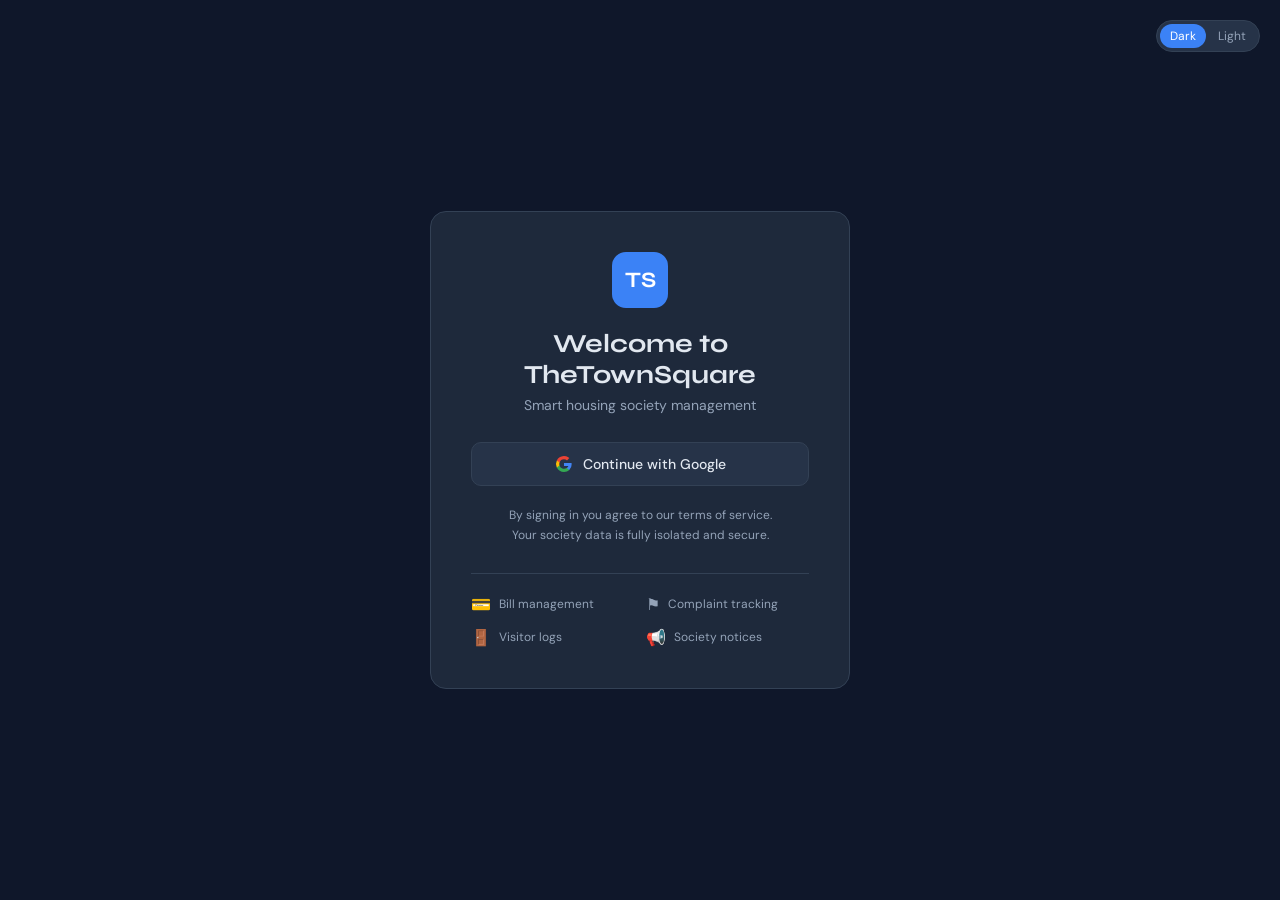
<file: index.html>
<!DOCTYPE html>
<html lang="en">
<head>
  <meta charset="UTF-8" />
  <meta name="viewport" content="width=device-width, initial-scale=1.0" />
  <title>TheTownSquare — Login</title>
  <link rel="stylesheet" href="styles.css" />
</head>
<body>
  <div class="login-page">
    <div class="login-card">

      <!-- Theme toggle (top-right of card) -->
      <div style="position:absolute;top:20px;right:20px;" class="theme-toggle">
        <button class="theme-btn" data-theme="dark">Dark</button>
        <button class="theme-btn" data-theme="light">Light</button>
      </div>

      <div class="login-logo">TS</div>
      <h1 class="login-title">Welcome to TheTownSquare</h1>
      <p class="login-sub">Smart housing society management</p>

      <!-- Google Sign-In button -->
      <a href="dashboard.html" class="google-btn">
        <svg width="18" height="18" viewBox="0 0 18 18">
          <path fill="#4285F4" d="M16.51 8H8.98v3h4.3c-.18 1-.74 1.48-1.6 2.04v2.01h2.6a7.8 7.8 0 002.38-5.88c0-.57-.05-.66-.15-1.18z"/>
          <path fill="#34A853" d="M8.98 17c2.16 0 3.97-.72 5.3-1.94l-2.6-2a4.8 4.8 0 01-7.18-2.54H1.83v2.07A8 8 0 008.98 17z"/>
          <path fill="#FBBC05" d="M4.5 10.52a4.8 4.8 0 010-3.04V5.41H1.83a8 8 0 000 7.18l2.67-2.07z"/>
          <path fill="#EA4335" d="M8.98 4.18c1.17 0 2.23.4 3.06 1.2l2.3-2.3A8 8 0 001.83 5.4L4.5 7.49a4.77 4.77 0 014.48-3.31z"/>
        </svg>
        Continue with Google
      </a>

      <p style="font-size:12px;color:var(--text2);line-height:1.6;">
        By signing in you agree to our terms of service.<br/>
        Your society data is fully isolated and secure.
      </p>

      <div class="login-features">
        <div class="login-feature"><span style="font-size:16px">💳</span> Bill management</div>
        <div class="login-feature"><span style="font-size:16px">⚑</span> Complaint tracking</div>
        <div class="login-feature"><span style="font-size:16px">🚪</span> Visitor logs</div>
        <div class="login-feature"><span style="font-size:16px">📢</span> Society notices</div>
      </div>
    </div>
  </div>
  <script src="script.js"></script>
</body>
</html>
</file>
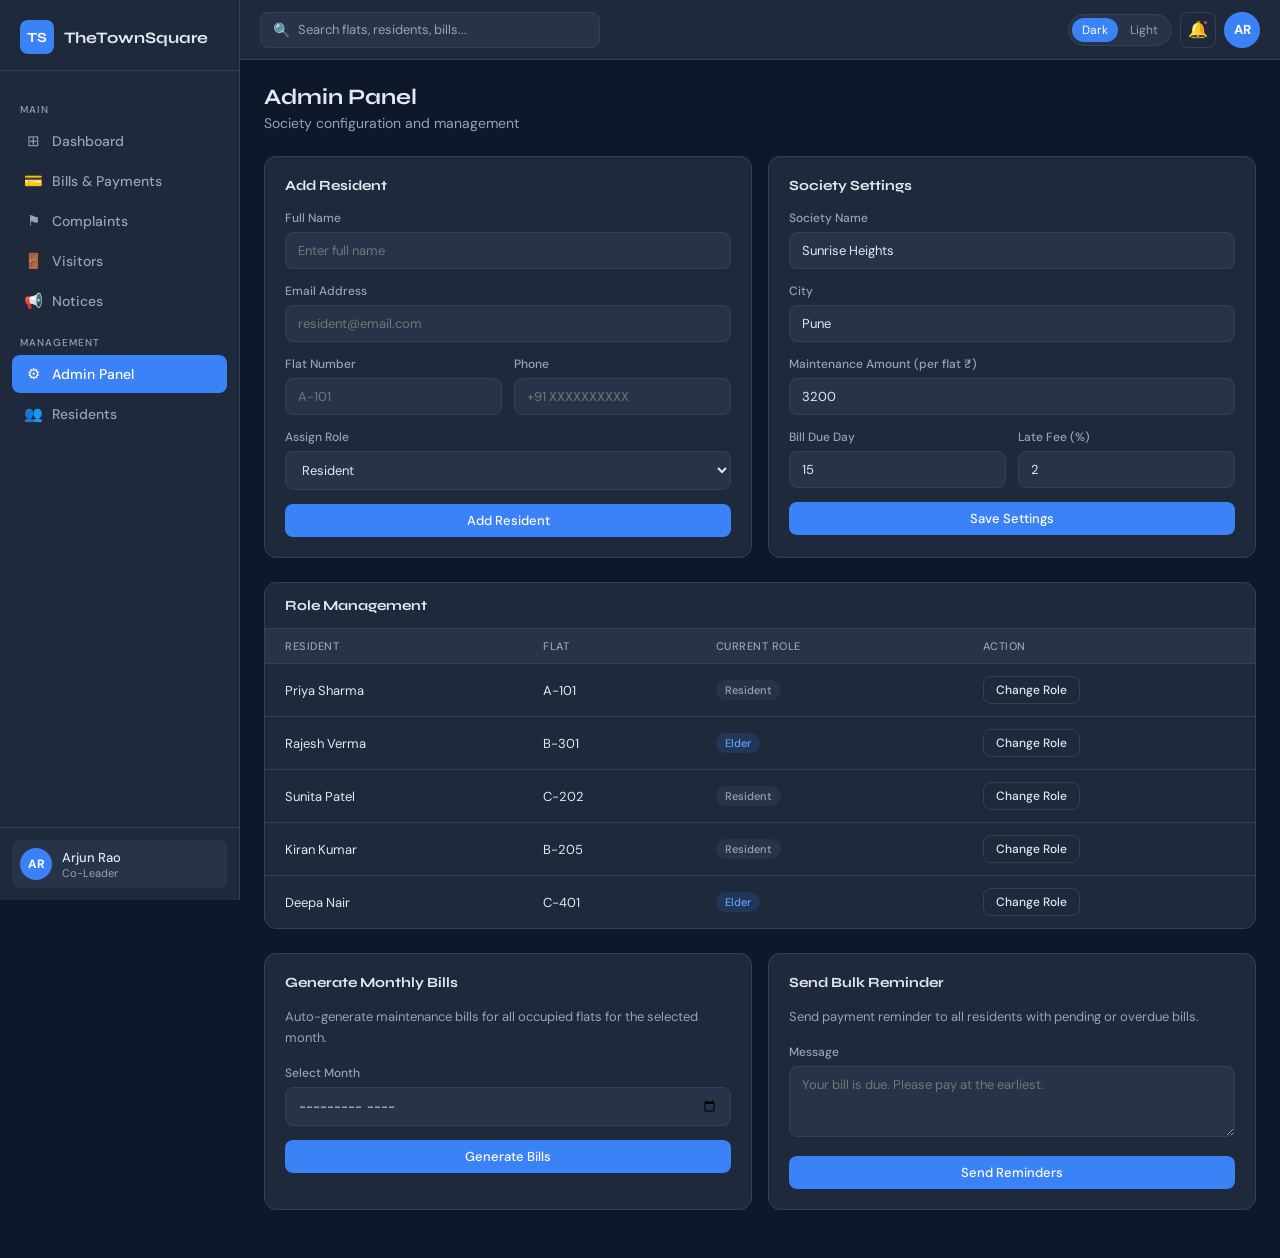
<file: admin.html>
<!DOCTYPE html>
<html lang="en">
<head>
  <meta charset="UTF-8" />
  <meta name="viewport" content="width=device-width, initial-scale=1.0" />
  <title>TheTownSquare — Admin Panel</title>
  <link rel="stylesheet" href="styles.css" />
</head>
<body>
<div class="app">
  <main class="main">
    <div class="page-content">

      <div class="page-header">
        <h1 class="page-title">Admin Panel</h1>
        <p class="page-sub">Society configuration and management</p>
      </div>

      <div class="grid2">

        <!-- Add Resident -->
        <div class="card">
          <div class="card-title">Add Resident</div>
          <div class="form-row"><label class="form-label">Full Name</label><input class="form-input" type="text" placeholder="Enter full name" /></div>
          <div class="form-row"><label class="form-label">Email Address</label><input class="form-input" type="email" placeholder="resident@email.com" /></div>
          <div class="form-grid">
            <div class="form-row"><label class="form-label">Flat Number</label><input class="form-input" type="text" placeholder="A-101" /></div>
            <div class="form-row"><label class="form-label">Phone</label><input class="form-input" type="tel" placeholder="+91 XXXXXXXXXX" /></div>
          </div>
          <div class="form-row"><label class="form-label">Assign Role</label>
            <select class="form-input">
              <option>Resident</option>
              <option>Elder (Committee)</option>
              <option>Co-Leader</option>
            </select>
          </div>
          <button class="btn btn-primary" style="width:100%;justify-content:center" onclick="showToast('Resident added successfully!')">Add Resident</button>
        </div>

        <!-- Society Settings -->
        <div class="card">
          <div class="card-title">Society Settings</div>
          <div class="form-row"><label class="form-label">Society Name</label><input class="form-input" type="text" value="Sunrise Heights" /></div>
          <div class="form-row"><label class="form-label">City</label><input class="form-input" type="text" value="Pune" /></div>
          <div class="form-row"><label class="form-label">Maintenance Amount (per flat ₹)</label><input class="form-input" type="number" value="3200" /></div>
          <div class="form-grid">
            <div class="form-row"><label class="form-label">Bill Due Day</label><input class="form-input" type="number" value="15" min="1" max="28" /></div>
            <div class="form-row"><label class="form-label">Late Fee (%)</label><input class="form-input" type="number" value="2" /></div>
          </div>
          <button class="btn btn-primary" style="width:100%;justify-content:center" onclick="saveSettings()">Save Settings</button>
        </div>
      </div>

      <!-- Role Management -->
      <div class="table-wrap">
        <div class="table-head">
          <span class="table-title">Role Management</span>
        </div>
        <div class="table-scroll">
          <table>
            <thead><tr><th>Resident</th><th>Flat</th><th>Current Role</th><th>Action</th></tr></thead>
            <tbody>
              <tr><td>Priya Sharma</td><td>A-101</td><td><span class="badge b-gray">Resident</span></td><td><button class="btn btn-outline btn-sm" onclick="showToast('Role updated!')">Change Role</button></td></tr>
              <tr><td>Rajesh Verma</td><td>B-301</td><td><span class="badge b-blue">Elder</span></td><td><button class="btn btn-outline btn-sm" onclick="showToast('Role updated!')">Change Role</button></td></tr>
              <tr><td>Sunita Patel</td><td>C-202</td><td><span class="badge b-gray">Resident</span></td><td><button class="btn btn-outline btn-sm" onclick="showToast('Role updated!')">Change Role</button></td></tr>
              <tr><td>Kiran Kumar</td><td>B-205</td><td><span class="badge b-gray">Resident</span></td><td><button class="btn btn-outline btn-sm" onclick="showToast('Role updated!')">Change Role</button></td></tr>
              <tr><td>Deepa Nair</td><td>C-401</td><td><span class="badge b-blue">Elder</span></td><td><button class="btn btn-outline btn-sm" onclick="showToast('Role updated!')">Change Role</button></td></tr>
            </tbody>
          </table>
        </div>
      </div>

      <!-- Quick Actions -->
      <div class="grid2">
        <div class="card">
          <div class="card-title">Generate Monthly Bills</div>
          <p style="font-size:13px;color:var(--text2);margin-bottom:16px;line-height:1.6">Auto-generate maintenance bills for all occupied flats for the selected month.</p>
          <div class="form-row"><label class="form-label">Select Month</label><input class="form-input" type="month" /></div>
          <button class="btn btn-primary" style="width:100%;justify-content:center" onclick="showToast('Bills generated for all flats!')">Generate Bills</button>
        </div>
        <div class="card">
          <div class="card-title">Send Bulk Reminder</div>
          <p style="font-size:13px;color:var(--text2);margin-bottom:16px;line-height:1.6">Send payment reminder to all residents with pending or overdue bills.</p>
          <div class="form-row"><label class="form-label">Message</label><textarea class="form-input" rows="3" placeholder="Your bill is due. Please pay at the earliest."></textarea></div>
          <button class="btn btn-primary" style="width:100%;justify-content:center" onclick="showToast('Reminders sent to 37 residents!', 'amber')">Send Reminders</button>
        </div>
      </div>

    </div>
  </main>
</div>

<script src="layout.js"></script>
<script src="script.js"></script>
<script>injectLayout('admin.html');</script>
</body>
</html>
</file>
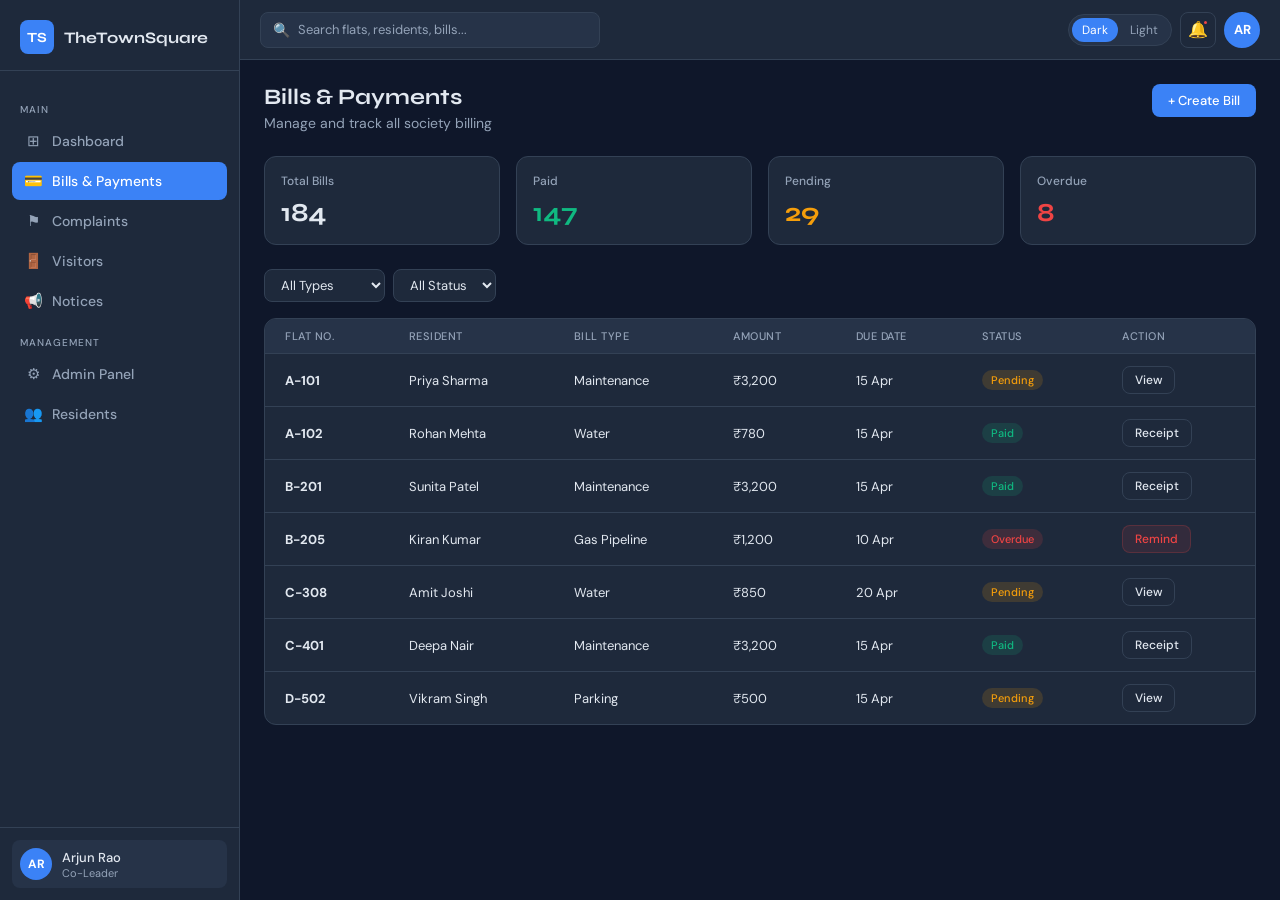
<file: bills.html>
<!DOCTYPE html>
<html lang="en">
<head>
  <meta charset="UTF-8" />
  <meta name="viewport" content="width=device-width, initial-scale=1.0" />
  <title>TheTownSquare — Bills & Payments</title>
  <link rel="stylesheet" href="styles.css" />
</head>
<body>
<div class="app">
  <main class="main">
    <div class="page-content">

      <div class="page-header">
        <div class="page-header-row">
          <div>
            <h1 class="page-title">Bills & Payments</h1>
            <p class="page-sub">Manage and track all society billing</p>
          </div>
          <button class="btn btn-primary" onclick="openModal('addBillModal')">+ Create Bill</button>
        </div>
      </div>

      <div class="stats-grid">
        <div class="stat-card"><div class="stat-label">Total Bills</div><div class="stat-val">184</div></div>
        <div class="stat-card"><div class="stat-label">Paid</div><div class="stat-val green">147</div></div>
        <div class="stat-card"><div class="stat-label">Pending</div><div class="stat-val amber">29</div></div>
        <div class="stat-card"><div class="stat-label">Overdue</div><div class="stat-val red">8</div></div>
      </div>

      <div class="filters">
        <select class="filter-select" id="billTypeFilter" onchange="filterBills()">
          <option value="all">All Types</option>
          <option value="maintenance">Maintenance</option>
          <option value="water">Water</option>
          <option value="gas_pipeline">Gas Pipeline</option>
          <option value="parking">Parking</option>
        </select>
        <select class="filter-select" id="billStatusFilter" onchange="filterBills()">
          <option value="all">All Status</option>
          <option value="paid">Paid</option>
          <option value="pending">Pending</option>
          <option value="overdue">Overdue</option>
        </select>
      </div>

      <div class="table-wrap">
        <div class="table-scroll">
          <table id="billsTable">
            <thead>
              <tr><th>Flat No.</th><th>Resident</th><th>Bill Type</th><th>Amount</th><th>Due Date</th><th>Status</th><th>Action</th></tr>
            </thead>
            <tbody>
              <tr data-type="maintenance" data-status="pending"><td><strong>A-101</strong></td><td>Priya Sharma</td><td>Maintenance</td><td>₹3,200</td><td>15 Apr</td><td><span class="badge b-amber">Pending</span></td><td><button class="btn btn-outline btn-sm">View</button></td></tr>
              <tr data-type="water" data-status="paid"><td><strong>A-102</strong></td><td>Rohan Mehta</td><td>Water</td><td>₹780</td><td>15 Apr</td><td><span class="badge b-green">Paid</span></td><td><button class="btn btn-outline btn-sm">Receipt</button></td></tr>
              <tr data-type="maintenance" data-status="paid"><td><strong>B-201</strong></td><td>Sunita Patel</td><td>Maintenance</td><td>₹3,200</td><td>15 Apr</td><td><span class="badge b-green">Paid</span></td><td><button class="btn btn-outline btn-sm">Receipt</button></td></tr>
              <tr data-type="gas_pipeline" data-status="overdue"><td><strong>B-205</strong></td><td>Kiran Kumar</td><td>Gas Pipeline</td><td>₹1,200</td><td>10 Apr</td><td><span class="badge b-red">Overdue</span></td><td><button class="btn btn-danger btn-sm">Remind</button></td></tr>
              <tr data-type="water" data-status="pending"><td><strong>C-308</strong></td><td>Amit Joshi</td><td>Water</td><td>₹850</td><td>20 Apr</td><td><span class="badge b-amber">Pending</span></td><td><button class="btn btn-outline btn-sm">View</button></td></tr>
              <tr data-type="maintenance" data-status="paid"><td><strong>C-401</strong></td><td>Deepa Nair</td><td>Maintenance</td><td>₹3,200</td><td>15 Apr</td><td><span class="badge b-green">Paid</span></td><td><button class="btn btn-outline btn-sm">Receipt</button></td></tr>
              <tr data-type="parking" data-status="pending"><td><strong>D-502</strong></td><td>Vikram Singh</td><td>Parking</td><td>₹500</td><td>15 Apr</td><td><span class="badge b-amber">Pending</span></td><td><button class="btn btn-outline btn-sm">View</button></td></tr>
            </tbody>
          </table>
        </div>
      </div>

    </div>
  </main>
</div>

<!-- Create Bill Modal -->
<div class="modal-overlay" id="addBillModal">
  <div class="modal-box">
    <div class="modal-title">Create New Bill <button class="close-btn" onclick="closeModal('addBillModal')">✕</button></div>
    <form id="billForm" onsubmit="return false">
      <div class="form-row"><label class="form-label">Flat Number *</label><input class="form-input" id="newFlat" placeholder="e.g. A-101" /></div>
      <div class="form-row"><label class="form-label">Bill Type</label>
        <select class="form-input" id="newType">
          <option>Maintenance</option><option>Water</option><option>Gas Pipeline</option><option>Parking</option>
        </select>
      </div>
      <div class="form-grid">
        <div class="form-row"><label class="form-label">Amount (₹) *</label><input class="form-input" id="newAmount" type="number" placeholder="3200" /></div>
        <div class="form-row"><label class="form-label">Due Date</label><input class="form-input" id="newDue" type="date" /></div>
      </div>
      <div class="form-row"><label class="form-label">Notes (optional)</label><textarea class="form-input" rows="2" placeholder="Any additional info..."></textarea></div>
      <div style="display:flex;gap:10px;margin-top:4px">
        <button class="btn btn-primary" style="flex:1;justify-content:center" onclick="submitBill()">Create Bill</button>
        <button class="btn btn-outline" style="flex:1;justify-content:center" onclick="closeModal('addBillModal')">Cancel</button>
      </div>
    </form>
  </div>
</div>

<script src="layout.js"></script>
<script src="script.js"></script>
<script>injectLayout('bills.html');</script>
</body>
</html>
</file>
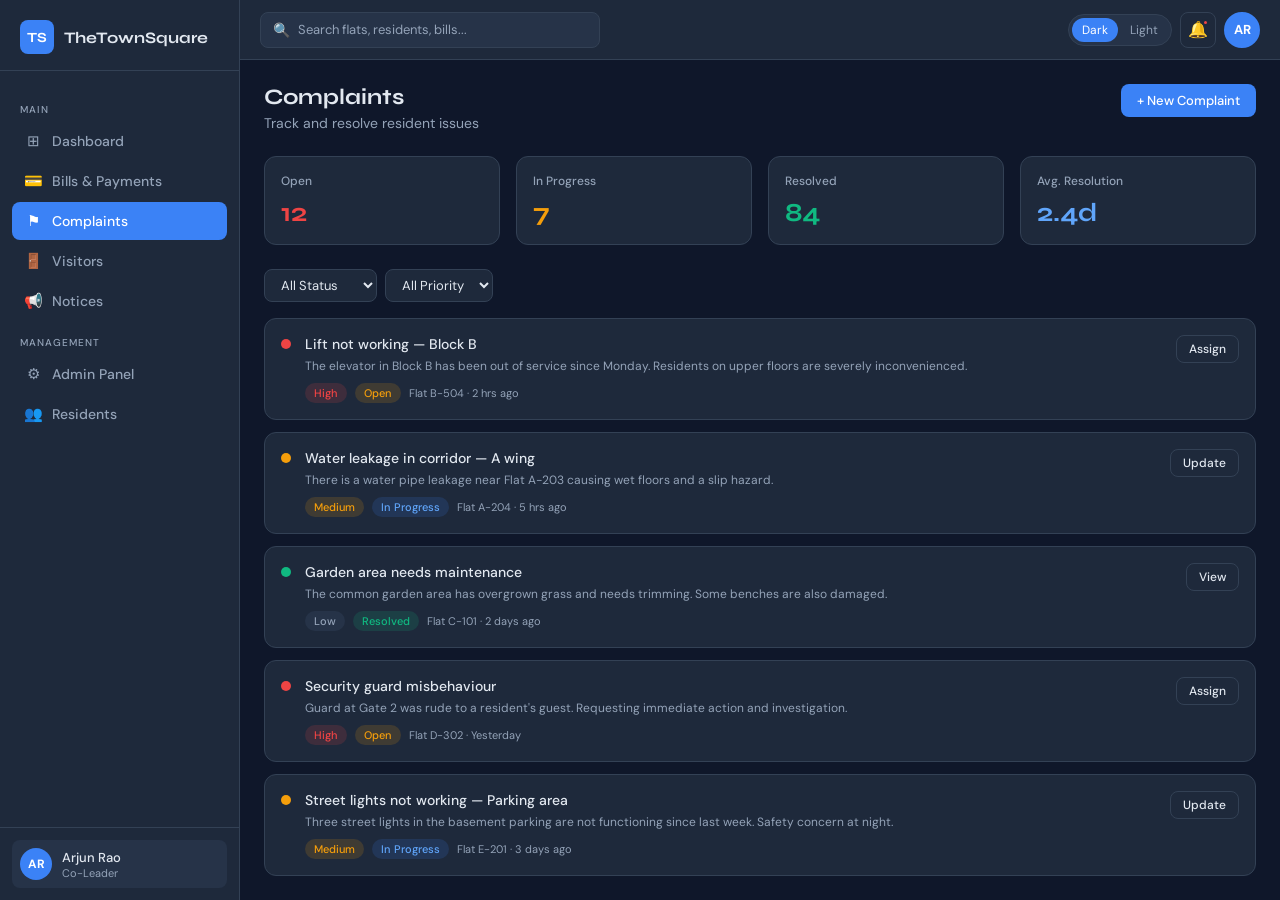
<file: complaints.html>
<!DOCTYPE html>
<html lang="en">
<head>
  <meta charset="UTF-8" />
  <meta name="viewport" content="width=device-width, initial-scale=1.0" />
  <title>TheTownSquare — Complaints</title>
  <link rel="stylesheet" href="styles.css" />
</head>
<body>
<div class="app">
  <main class="main">
    <div class="page-content">

      <div class="page-header">
        <div class="page-header-row">
          <div>
            <h1 class="page-title">Complaints</h1>
            <p class="page-sub">Track and resolve resident issues</p>
          </div>
          <button class="btn btn-primary" onclick="openModal('addComplaintModal')">+ New Complaint</button>
        </div>
      </div>

      <div class="stats-grid">
        <div class="stat-card"><div class="stat-label">Open</div><div class="stat-val red">12</div></div>
        <div class="stat-card"><div class="stat-label">In Progress</div><div class="stat-val amber">7</div></div>
        <div class="stat-card"><div class="stat-label">Resolved</div><div class="stat-val green">84</div></div>
        <div class="stat-card"><div class="stat-label">Avg. Resolution</div><div class="stat-val blue">2.4d</div></div>
      </div>

      <div class="filters">
        <select class="filter-select" id="complaintStatusFilter" onchange="filterComplaints()">
          <option value="all">All Status</option>
          <option value="open">Open</option>
          <option value="in_progress">In Progress</option>
          <option value="resolved">Resolved</option>
        </select>
        <select class="filter-select" id="complaintPriorityFilter" onchange="filterComplaints()">
          <option value="all">All Priority</option>
          <option value="high">High</option>
          <option value="medium">Medium</option>
          <option value="low">Low</option>
        </select>
      </div>

      <div class="complaint-list" id="complaintList">

        <div class="complaint-card" data-status="open" data-priority="high">
          <div class="priority-dot p-high"></div>
          <div class="complaint-body">
            <div class="complaint-title">Lift not working — Block B</div>
            <div class="complaint-desc">The elevator in Block B has been out of service since Monday. Residents on upper floors are severely inconvenienced.</div>
            <div class="complaint-meta">
              <span class="badge b-red">High</span>
              <span class="badge b-amber">Open</span>
              <span style="font-size:11px;color:var(--text2)">Flat B-504 · 2 hrs ago</span>
            </div>
          </div>
          <button class="btn btn-outline btn-sm">Assign</button>
        </div>

        <div class="complaint-card" data-status="in_progress" data-priority="medium">
          <div class="priority-dot p-medium"></div>
          <div class="complaint-body">
            <div class="complaint-title">Water leakage in corridor — A wing</div>
            <div class="complaint-desc">There is a water pipe leakage near Flat A-203 causing wet floors and a slip hazard.</div>
            <div class="complaint-meta">
              <span class="badge b-amber">Medium</span>
              <span class="badge b-blue">In Progress</span>
              <span style="font-size:11px;color:var(--text2)">Flat A-204 · 5 hrs ago</span>
            </div>
          </div>
          <button class="btn btn-outline btn-sm">Update</button>
        </div>

        <div class="complaint-card" data-status="resolved" data-priority="low">
          <div class="priority-dot p-low"></div>
          <div class="complaint-body">
            <div class="complaint-title">Garden area needs maintenance</div>
            <div class="complaint-desc">The common garden area has overgrown grass and needs trimming. Some benches are also damaged.</div>
            <div class="complaint-meta">
              <span class="badge b-gray">Low</span>
              <span class="badge b-green">Resolved</span>
              <span style="font-size:11px;color:var(--text2)">Flat C-101 · 2 days ago</span>
            </div>
          </div>
          <button class="btn btn-outline btn-sm">View</button>
        </div>

        <div class="complaint-card" data-status="open" data-priority="high">
          <div class="priority-dot p-high"></div>
          <div class="complaint-body">
            <div class="complaint-title">Security guard misbehaviour</div>
            <div class="complaint-desc">Guard at Gate 2 was rude to a resident's guest. Requesting immediate action and investigation.</div>
            <div class="complaint-meta">
              <span class="badge b-red">High</span>
              <span class="badge b-amber">Open</span>
              <span style="font-size:11px;color:var(--text2)">Flat D-302 · Yesterday</span>
            </div>
          </div>
          <button class="btn btn-outline btn-sm">Assign</button>
        </div>

        <div class="complaint-card" data-status="in_progress" data-priority="medium">
          <div class="priority-dot p-medium"></div>
          <div class="complaint-body">
            <div class="complaint-title">Street lights not working — Parking area</div>
            <div class="complaint-desc">Three street lights in the basement parking are not functioning since last week. Safety concern at night.</div>
            <div class="complaint-meta">
              <span class="badge b-amber">Medium</span>
              <span class="badge b-blue">In Progress</span>
              <span style="font-size:11px;color:var(--text2)">Flat E-201 · 3 days ago</span>
            </div>
          </div>
          <button class="btn btn-outline btn-sm">Update</button>
        </div>

      </div>
    </div>
  </main>
</div>

<!-- Add Complaint Modal -->
<div class="modal-overlay" id="addComplaintModal">
  <div class="modal-box">
    <div class="modal-title">Raise Complaint <button class="close-btn" onclick="closeModal('addComplaintModal')">✕</button></div>
    <form id="complaintForm" onsubmit="return false">
      <div class="form-row"><label class="form-label">Complaint Title *</label><input class="form-input" id="newComplaintTitle" placeholder="Brief title of the issue" /></div>
      <div class="form-row"><label class="form-label">Description</label><textarea class="form-input" id="newComplaintDesc" rows="3" placeholder="Describe the issue in detail..."></textarea></div>
      <div class="form-grid">
        <div class="form-row"><label class="form-label">Priority</label>
          <select class="form-input" id="newComplaintPriority">
            <option value="low">Low</option>
            <option value="medium" selected>Medium</option>
            <option value="high">High</option>
          </select>
        </div>
        <div class="form-row"><label class="form-label">Your Flat</label><input class="form-input" id="newComplaintFlat" placeholder="e.g. A-101" /></div>
      </div>
      <div style="display:flex;gap:10px;margin-top:4px">
        <button class="btn btn-primary" style="flex:1;justify-content:center" onclick="submitComplaint()">Submit Complaint</button>
        <button class="btn btn-outline" style="flex:1;justify-content:center" onclick="closeModal('addComplaintModal')">Cancel</button>
      </div>
    </form>
  </div>
</div>

<script src="layout.js"></script>
<script src="script.js"></script>
<script>injectLayout('complaints.html');</script>
</body>
</html>
</file>
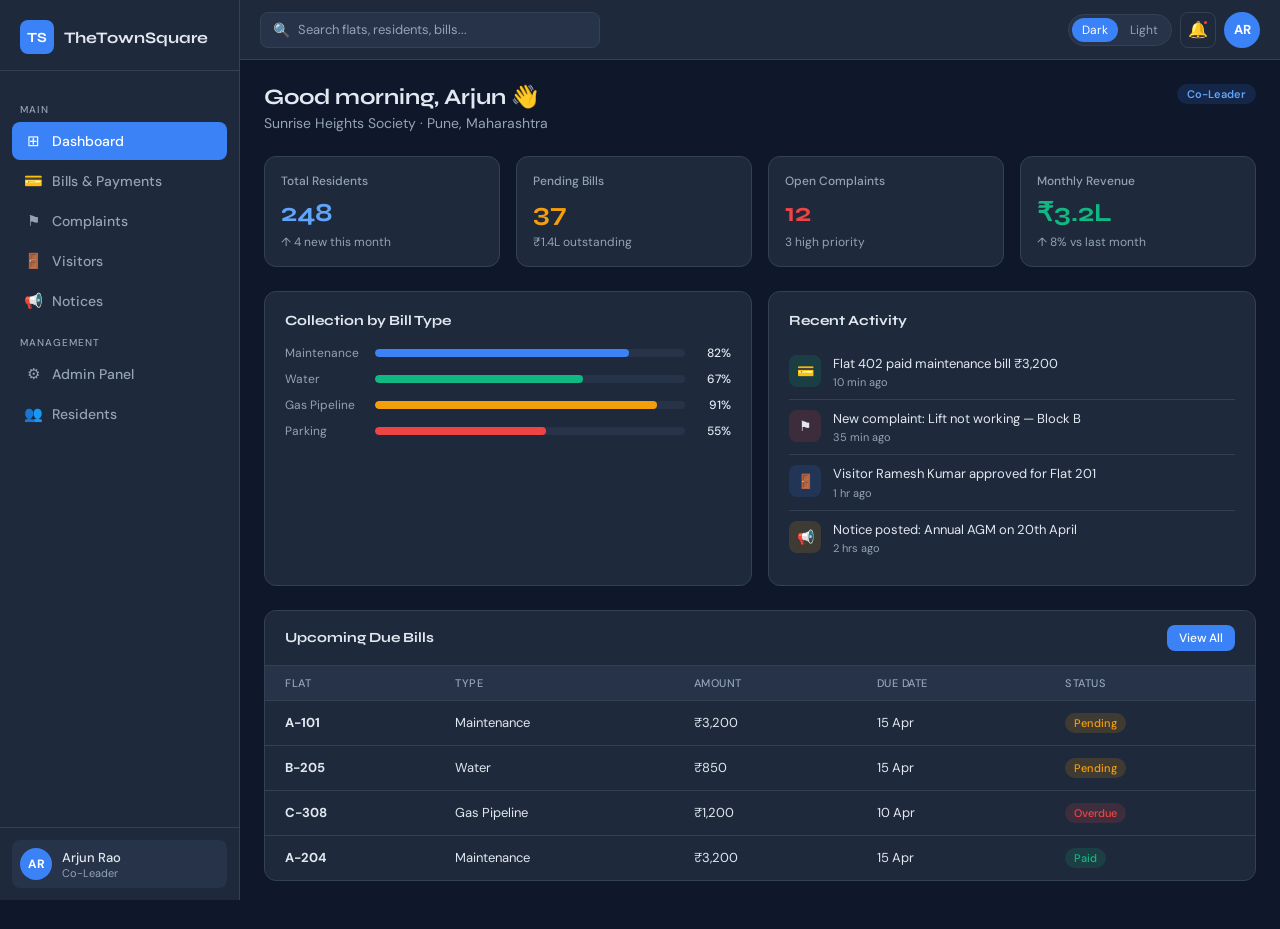
<file: dashboard.html>
<!DOCTYPE html>
<html lang="en">
<head>
  <meta charset="UTF-8" />
  <meta name="viewport" content="width=device-width, initial-scale=1.0" />
  <title>TheTownSquare — Dashboard</title>
  <link rel="stylesheet" href="styles.css" />
</head>
<body>
<div class="app">
  <main class="main">
    <div class="page-content">

      <!-- Page Header -->
      <div class="page-header">
        <div class="page-header-row">
          <div>
            <h1 class="page-title">Good morning, Arjun 👋</h1>
            <p class="page-sub">Sunrise Heights Society · Pune, Maharashtra</p>
          </div>
          <span class="role-pill">Co-Leader</span>
        </div>
      </div>

      <!-- Stats -->
      <div class="stats-grid">
        <div class="stat-card"><div class="stat-label">Total Residents</div><div class="stat-val blue">248</div><div class="stat-trend">↑ 4 new this month</div></div>
        <div class="stat-card"><div class="stat-label">Pending Bills</div><div class="stat-val amber">37</div><div class="stat-trend">₹1.4L outstanding</div></div>
        <div class="stat-card"><div class="stat-label">Open Complaints</div><div class="stat-val red">12</div><div class="stat-trend">3 high priority</div></div>
        <div class="stat-card"><div class="stat-label">Monthly Revenue</div><div class="stat-val green">₹3.2L</div><div class="stat-trend">↑ 8% vs last month</div></div>
      </div>

      <!-- Two Column -->
      <div class="grid2">
        <!-- Collection chart -->
        <div class="card">
          <div class="card-title">Collection by Bill Type</div>
          <div class="mini-bar-wrap">
            <div class="mini-bar-row">
              <span class="mini-bar-label">Maintenance</span>
              <div class="mini-bar-track"><div class="mini-bar-fill" style="width:82%;background:var(--accent)"></div></div>
              <span class="mini-bar-val">82%</span>
            </div>
            <div class="mini-bar-row">
              <span class="mini-bar-label">Water</span>
              <div class="mini-bar-track"><div class="mini-bar-fill" style="width:67%;background:var(--success)"></div></div>
              <span class="mini-bar-val">67%</span>
            </div>
            <div class="mini-bar-row">
              <span class="mini-bar-label">Gas Pipeline</span>
              <div class="mini-bar-track"><div class="mini-bar-fill" style="width:91%;background:var(--warn)"></div></div>
              <span class="mini-bar-val">91%</span>
            </div>
            <div class="mini-bar-row">
              <span class="mini-bar-label">Parking</span>
              <div class="mini-bar-track"><div class="mini-bar-fill" style="width:55%;background:var(--danger)"></div></div>
              <span class="mini-bar-val">55%</span>
            </div>
          </div>
        </div>

        <!-- Activity -->
        <div class="card">
          <div class="card-title">Recent Activity</div>
          <div class="activity-item"><div class="activity-icon ai-green">💳</div><div><div class="activity-text">Flat 402 paid maintenance bill ₹3,200</div><div class="activity-time">10 min ago</div></div></div>
          <div class="activity-item"><div class="activity-icon ai-red">⚑</div><div><div class="activity-text">New complaint: Lift not working — Block B</div><div class="activity-time">35 min ago</div></div></div>
          <div class="activity-item"><div class="activity-icon ai-blue">🚪</div><div><div class="activity-text">Visitor Ramesh Kumar approved for Flat 201</div><div class="activity-time">1 hr ago</div></div></div>
          <div class="activity-item"><div class="activity-icon ai-amber">📢</div><div><div class="activity-text">Notice posted: Annual AGM on 20th April</div><div class="activity-time">2 hrs ago</div></div></div>
        </div>
      </div>

      <!-- Upcoming Bills Table -->
      <div class="table-wrap">
        <div class="table-head">
          <span class="table-title">Upcoming Due Bills</span>
          <a href="bills.html" class="btn btn-primary btn-sm">View All</a>
        </div>
        <div class="table-scroll">
          <table>
            <thead><tr><th>Flat</th><th>Type</th><th>Amount</th><th>Due Date</th><th>Status</th></tr></thead>
            <tbody>
              <tr><td><strong>A-101</strong></td><td>Maintenance</td><td>₹3,200</td><td>15 Apr</td><td><span class="badge b-amber">Pending</span></td></tr>
              <tr><td><strong>B-205</strong></td><td>Water</td><td>₹850</td><td>15 Apr</td><td><span class="badge b-amber">Pending</span></td></tr>
              <tr><td><strong>C-308</strong></td><td>Gas Pipeline</td><td>₹1,200</td><td>10 Apr</td><td><span class="badge b-red">Overdue</span></td></tr>
              <tr><td><strong>A-204</strong></td><td>Maintenance</td><td>₹3,200</td><td>15 Apr</td><td><span class="badge b-green">Paid</span></td></tr>
            </tbody>
          </table>
        </div>
      </div>

    </div>
  </main>
</div>
<script src="layout.js"></script>
<script src="script.js"></script>
<script>injectLayout('dashboard.html');</script>
</body>
</html>
</file>
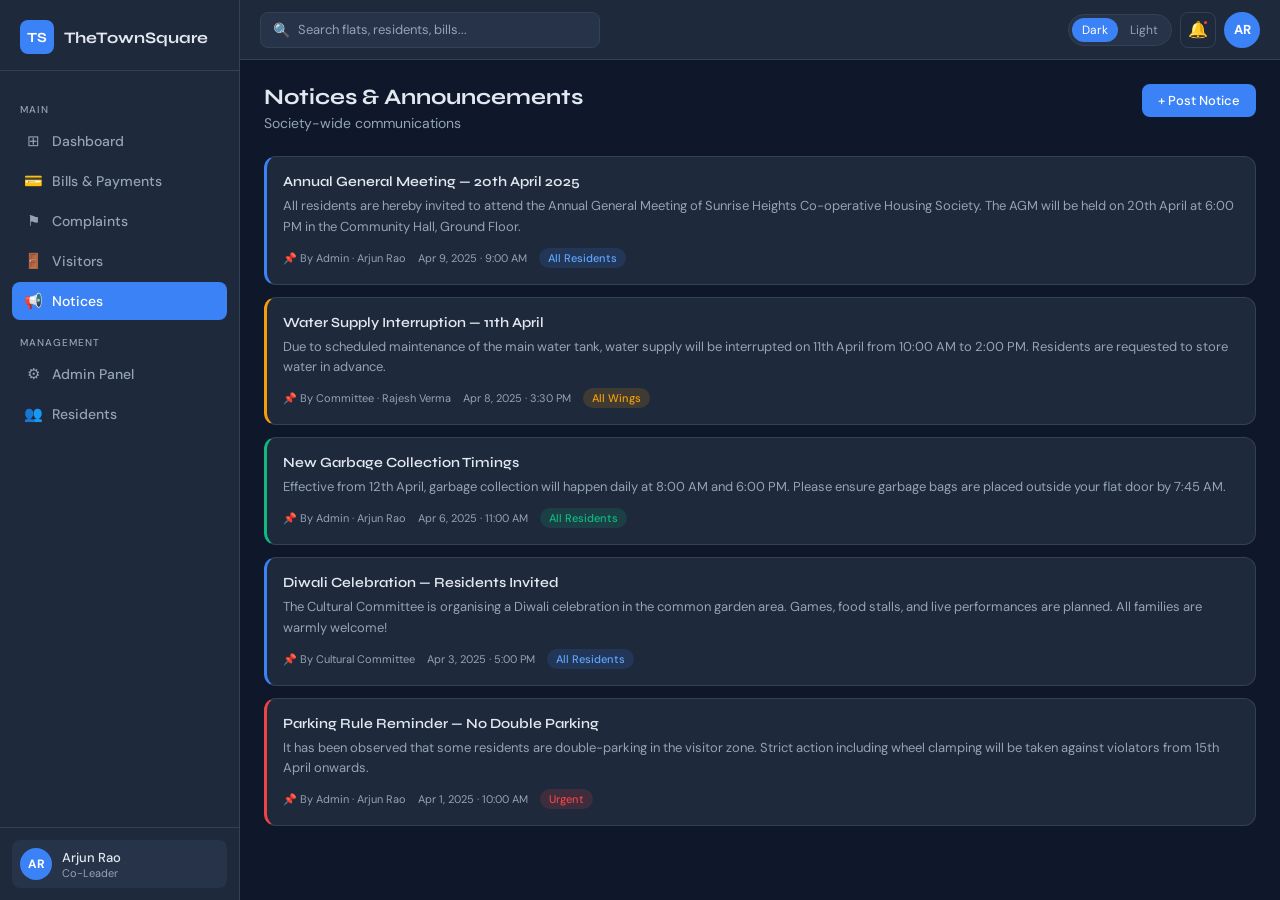
<file: notices.html>
<!DOCTYPE html>
<html lang="en">
<head>
  <meta charset="UTF-8" />
  <meta name="viewport" content="width=device-width, initial-scale=1.0" />
  <title>TheTownSquare — Notices</title>
  <link rel="stylesheet" href="styles.css" />
</head>
<body>
<div class="app">
  <main class="main">
    <div class="page-content">

      <div class="page-header">
        <div class="page-header-row">
          <div>
            <h1 class="page-title">Notices & Announcements</h1>
            <p class="page-sub">Society-wide communications</p>
          </div>
          <button class="btn btn-primary" onclick="openModal('addNoticeModal')">+ Post Notice</button>
        </div>
      </div>

      <div class="notice-list" id="noticeList">

        <div class="notice-card" style="border-left-color:var(--accent)">
          <div class="notice-title">Annual General Meeting — 20th April 2025</div>
          <div class="notice-body">All residents are hereby invited to attend the Annual General Meeting of Sunrise Heights Co-operative Housing Society. The AGM will be held on 20th April at 6:00 PM in the Community Hall, Ground Floor.</div>
          <div class="notice-meta">
            <span>📌 By Admin · Arjun Rao</span>
            <span>Apr 9, 2025 · 9:00 AM</span>
            <span class="badge b-blue">All Residents</span>
          </div>
        </div>

        <div class="notice-card" style="border-left-color:var(--warn)">
          <div class="notice-title">Water Supply Interruption — 11th April</div>
          <div class="notice-body">Due to scheduled maintenance of the main water tank, water supply will be interrupted on 11th April from 10:00 AM to 2:00 PM. Residents are requested to store water in advance.</div>
          <div class="notice-meta">
            <span>📌 By Committee · Rajesh Verma</span>
            <span>Apr 8, 2025 · 3:30 PM</span>
            <span class="badge b-amber">All Wings</span>
          </div>
        </div>

        <div class="notice-card" style="border-left-color:var(--success)">
          <div class="notice-title">New Garbage Collection Timings</div>
          <div class="notice-body">Effective from 12th April, garbage collection will happen daily at 8:00 AM and 6:00 PM. Please ensure garbage bags are placed outside your flat door by 7:45 AM.</div>
          <div class="notice-meta">
            <span>📌 By Admin · Arjun Rao</span>
            <span>Apr 6, 2025 · 11:00 AM</span>
            <span class="badge b-green">All Residents</span>
          </div>
        </div>

        <div class="notice-card" style="border-left-color:var(--accent)">
          <div class="notice-title">Diwali Celebration — Residents Invited</div>
          <div class="notice-body">The Cultural Committee is organising a Diwali celebration in the common garden area. Games, food stalls, and live performances are planned. All families are warmly welcome!</div>
          <div class="notice-meta">
            <span>📌 By Cultural Committee</span>
            <span>Apr 3, 2025 · 5:00 PM</span>
            <span class="badge b-blue">All Residents</span>
          </div>
        </div>

        <div class="notice-card" style="border-left-color:var(--danger)">
          <div class="notice-title">Parking Rule Reminder — No Double Parking</div>
          <div class="notice-body">It has been observed that some residents are double-parking in the visitor zone. Strict action including wheel clamping will be taken against violators from 15th April onwards.</div>
          <div class="notice-meta">
            <span>📌 By Admin · Arjun Rao</span>
            <span>Apr 1, 2025 · 10:00 AM</span>
            <span class="badge b-red">Urgent</span>
          </div>
        </div>

      </div>
    </div>
  </main>
</div>

<!-- Post Notice Modal -->
<div class="modal-overlay" id="addNoticeModal">
  <div class="modal-box">
    <div class="modal-title">Post Notice <button class="close-btn" onclick="closeModal('addNoticeModal')">✕</button></div>
    <form id="noticeForm" onsubmit="return false">
      <div class="form-row"><label class="form-label">Notice Title *</label><input class="form-input" id="newNoticeTitle" placeholder="Title of announcement" /></div>
      <div class="form-row"><label class="form-label">Content *</label><textarea class="form-input" id="newNoticeBody" rows="4" placeholder="Write the announcement details..."></textarea></div>
      <div class="form-grid">
        <div class="form-row"><label class="form-label">Visibility</label>
          <select class="form-input" id="newNoticeAudience">
            <option>All Residents</option>
            <option>Block A Only</option>
            <option>Block B Only</option>
            <option>Committee Only</option>
          </select>
        </div>
        <div class="form-row"><label class="form-label">Priority</label>
          <select class="form-input" id="newNoticePriority">
            <option value="normal">Normal</option>
            <option value="important">Important</option>
            <option value="urgent">Urgent</option>
          </select>
        </div>
      </div>
      <div style="display:flex;gap:10px;margin-top:4px">
        <button class="btn btn-primary" style="flex:1;justify-content:center" onclick="submitNotice()">Post Notice</button>
        <button class="btn btn-outline" style="flex:1;justify-content:center" onclick="closeModal('addNoticeModal')">Cancel</button>
      </div>
    </form>
  </div>
</div>

<script src="layout.js"></script>
<script src="script.js"></script>
<script>injectLayout('notices.html');</script>
</body>
</html>
</file>
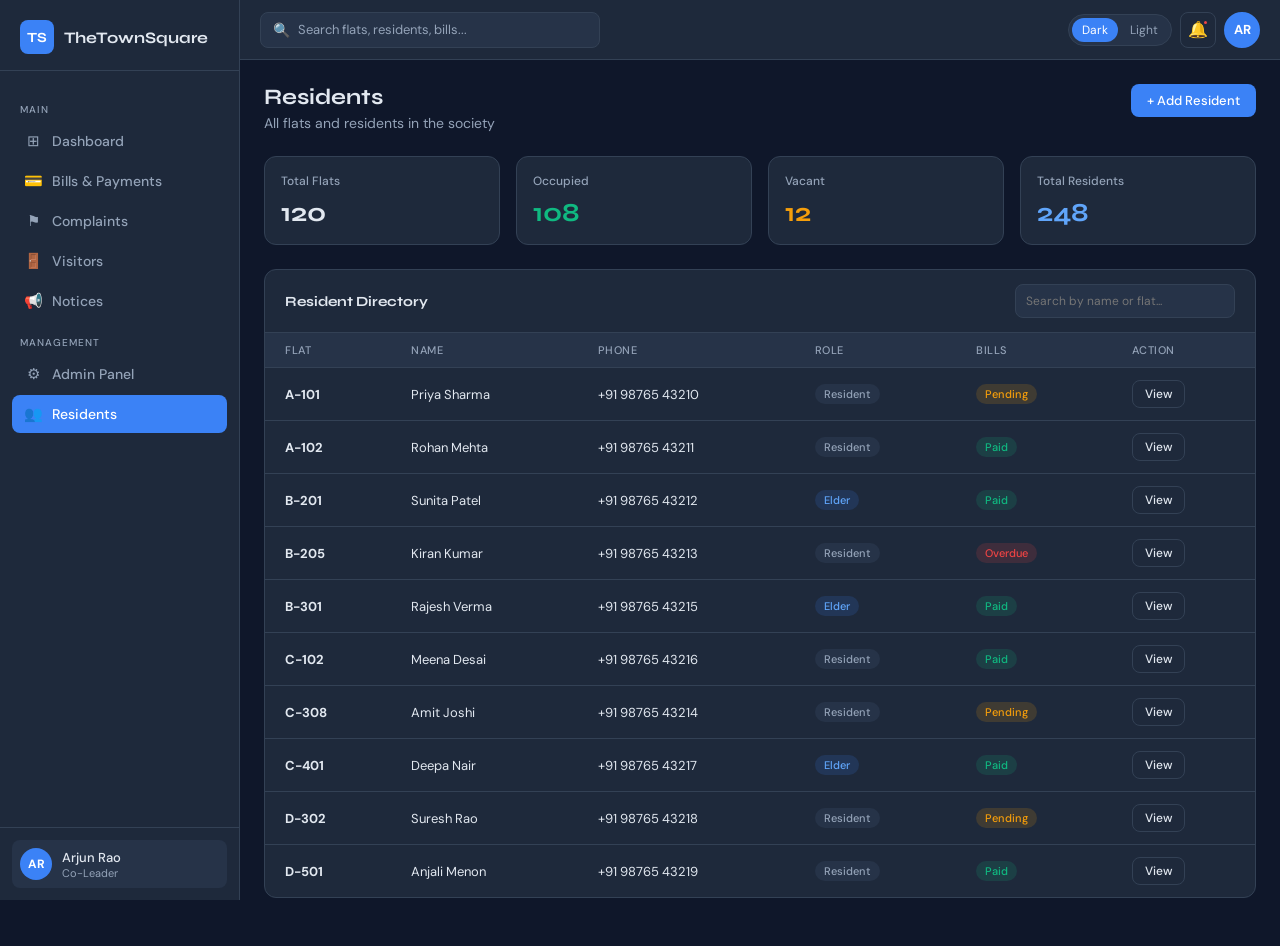
<file: residents.html>
<!DOCTYPE html>
<html lang="en">
<head>
  <meta charset="UTF-8" />
  <meta name="viewport" content="width=device-width, initial-scale=1.0" />
  <title>TheTownSquare — Residents</title>
  <link rel="stylesheet" href="styles.css" />
</head>
<body>
<div class="app">
  <main class="main">
    <div class="page-content">

      <div class="page-header">
        <div class="page-header-row">
          <div>
            <h1 class="page-title">Residents</h1>
            <p class="page-sub">All flats and residents in the society</p>
          </div>
          <a href="admin.html" class="btn btn-primary">+ Add Resident</a>
        </div>
      </div>

      <div class="stats-grid">
        <div class="stat-card"><div class="stat-label">Total Flats</div><div class="stat-val">120</div></div>
        <div class="stat-card"><div class="stat-label">Occupied</div><div class="stat-val green">108</div></div>
        <div class="stat-card"><div class="stat-label">Vacant</div><div class="stat-val amber">12</div></div>
        <div class="stat-card"><div class="stat-label">Total Residents</div><div class="stat-val blue">248</div></div>
      </div>

      <div class="table-wrap">
        <div class="table-head">
          <span class="table-title">Resident Directory</span>
          <input
            class="form-input"
            type="text"
            id="residentSearch"
            placeholder="Search by name or flat..."
            oninput="searchResidents()"
            style="width:220px;height:34px;padding:4px 10px;font-size:12px"
          />
        </div>
        <div class="table-scroll">
          <table id="residentsTable">
            <thead>
              <tr><th>Flat</th><th>Name</th><th class="hide-mobile">Phone</th><th>Role</th><th>Bills</th><th>Action</th></tr>
            </thead>
            <tbody>
              <tr><td><strong>A-101</strong></td><td>Priya Sharma</td><td class="hide-mobile">+91 98765 43210</td><td><span class="badge b-gray">Resident</span></td><td><span class="badge b-amber">Pending</span></td><td><button class="btn btn-outline btn-sm">View</button></td></tr>
              <tr><td><strong>A-102</strong></td><td>Rohan Mehta</td><td class="hide-mobile">+91 98765 43211</td><td><span class="badge b-gray">Resident</span></td><td><span class="badge b-green">Paid</span></td><td><button class="btn btn-outline btn-sm">View</button></td></tr>
              <tr><td><strong>B-201</strong></td><td>Sunita Patel</td><td class="hide-mobile">+91 98765 43212</td><td><span class="badge b-blue">Elder</span></td><td><span class="badge b-green">Paid</span></td><td><button class="btn btn-outline btn-sm">View</button></td></tr>
              <tr><td><strong>B-205</strong></td><td>Kiran Kumar</td><td class="hide-mobile">+91 98765 43213</td><td><span class="badge b-gray">Resident</span></td><td><span class="badge b-red">Overdue</span></td><td><button class="btn btn-outline btn-sm">View</button></td></tr>
              <tr><td><strong>B-301</strong></td><td>Rajesh Verma</td><td class="hide-mobile">+91 98765 43215</td><td><span class="badge b-blue">Elder</span></td><td><span class="badge b-green">Paid</span></td><td><button class="btn btn-outline btn-sm">View</button></td></tr>
              <tr><td><strong>C-102</strong></td><td>Meena Desai</td><td class="hide-mobile">+91 98765 43216</td><td><span class="badge b-gray">Resident</span></td><td><span class="badge b-green">Paid</span></td><td><button class="btn btn-outline btn-sm">View</button></td></tr>
              <tr><td><strong>C-308</strong></td><td>Amit Joshi</td><td class="hide-mobile">+91 98765 43214</td><td><span class="badge b-gray">Resident</span></td><td><span class="badge b-amber">Pending</span></td><td><button class="btn btn-outline btn-sm">View</button></td></tr>
              <tr><td><strong>C-401</strong></td><td>Deepa Nair</td><td class="hide-mobile">+91 98765 43217</td><td><span class="badge b-blue">Elder</span></td><td><span class="badge b-green">Paid</span></td><td><button class="btn btn-outline btn-sm">View</button></td></tr>
              <tr><td><strong>D-302</strong></td><td>Suresh Rao</td><td class="hide-mobile">+91 98765 43218</td><td><span class="badge b-gray">Resident</span></td><td><span class="badge b-amber">Pending</span></td><td><button class="btn btn-outline btn-sm">View</button></td></tr>
              <tr><td><strong>D-501</strong></td><td>Anjali Menon</td><td class="hide-mobile">+91 98765 43219</td><td><span class="badge b-gray">Resident</span></td><td><span class="badge b-green">Paid</span></td><td><button class="btn btn-outline btn-sm">View</button></td></tr>
            </tbody>
          </table>
        </div>
      </div>

    </div>
  </main>
</div>

<script src="layout.js"></script>
<script src="script.js"></script>
<script>injectLayout('residents.html');</script>
</body>
</html>
</file>
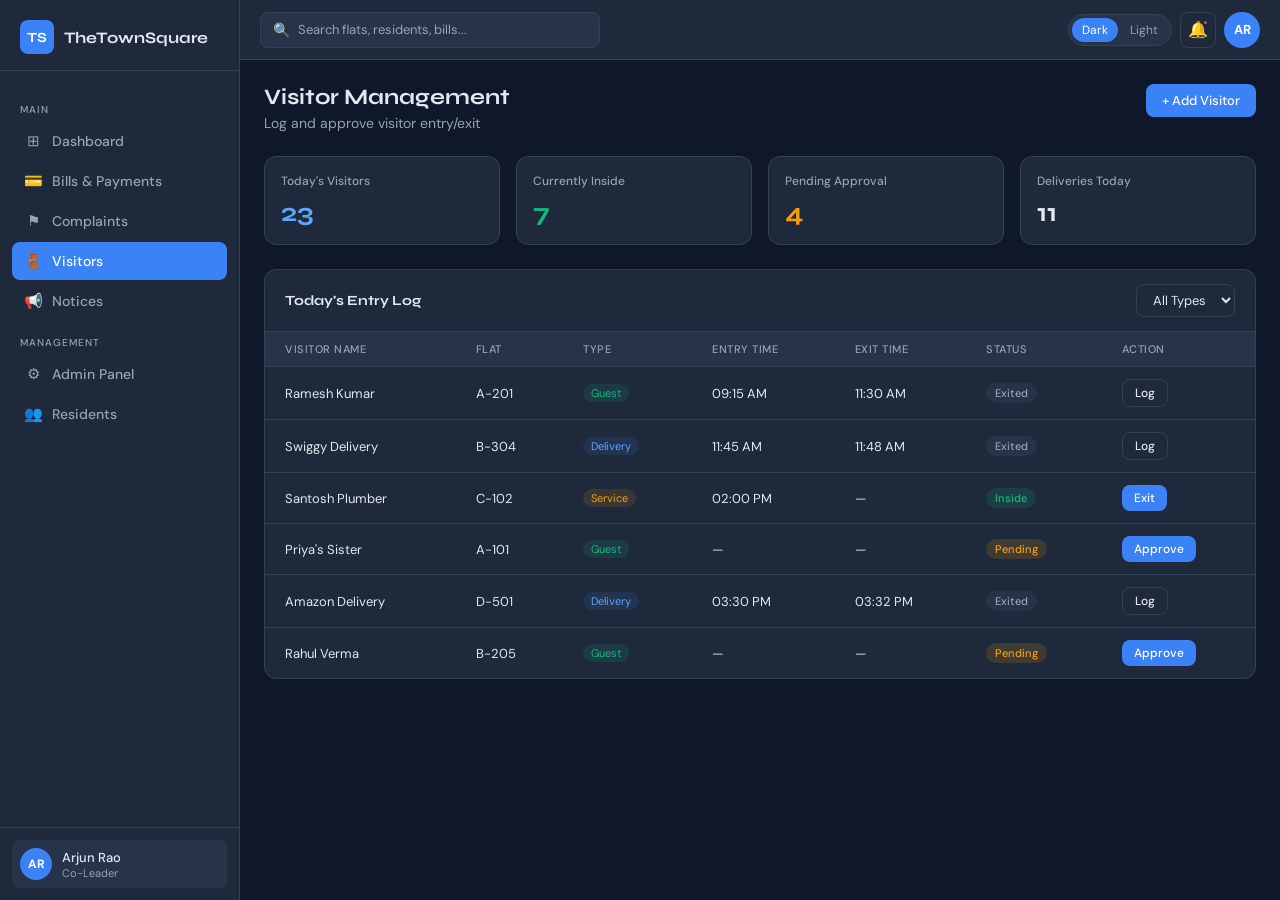
<file: visitors.html>
<!DOCTYPE html>
<html lang="en">
<head>
  <meta charset="UTF-8" />
  <meta name="viewport" content="width=device-width, initial-scale=1.0" />
  <title>TheTownSquare — Visitors</title>
  <link rel="stylesheet" href="styles.css" />
</head>
<body>
<div class="app">
  <main class="main">
    <div class="page-content">

      <div class="page-header">
        <div class="page-header-row">
          <div>
            <h1 class="page-title">Visitor Management</h1>
            <p class="page-sub">Log and approve visitor entry/exit</p>
          </div>
          <button class="btn btn-primary" onclick="openModal('addVisitorModal')">+ Add Visitor</button>
        </div>
      </div>

      <div class="stats-grid">
        <div class="stat-card"><div class="stat-label">Today's Visitors</div><div class="stat-val blue">23</div></div>
        <div class="stat-card"><div class="stat-label">Currently Inside</div><div class="stat-val green">7</div></div>
        <div class="stat-card"><div class="stat-label">Pending Approval</div><div class="stat-val amber">4</div></div>
        <div class="stat-card"><div class="stat-label">Deliveries Today</div><div class="stat-val">11</div></div>
      </div>

      <div class="table-wrap">
        <div class="table-head">
          <span class="table-title">Today's Entry Log</span>
          <select class="filter-select" id="visitorTypeFilter" onchange="filterVisitors()">
            <option value="all">All Types</option>
            <option value="guest">Guest</option>
            <option value="delivery">Delivery</option>
            <option value="service">Service</option>
          </select>
        </div>
        <div class="table-scroll">
          <table id="visitorsTable">
            <thead>
              <tr><th>Visitor Name</th><th>Flat</th><th>Type</th><th>Entry Time</th><th class="hide-mobile">Exit Time</th><th>Status</th><th>Action</th></tr>
            </thead>
            <tbody>
              <tr data-type="guest">
                <td>Ramesh Kumar</td><td>A-201</td><td><span class="vt-guest">Guest</span></td>
                <td>09:15 AM</td><td class="hide-mobile">11:30 AM</td>
                <td><span class="badge b-gray">Exited</span></td>
                <td><button class="btn btn-outline btn-sm">Log</button></td>
              </tr>
              <tr data-type="delivery">
                <td>Swiggy Delivery</td><td>B-304</td><td><span class="vt-delivery">Delivery</span></td>
                <td>11:45 AM</td><td class="hide-mobile">11:48 AM</td>
                <td><span class="badge b-gray">Exited</span></td>
                <td><button class="btn btn-outline btn-sm">Log</button></td>
              </tr>
              <tr data-type="service">
                <td>Santosh Plumber</td><td>C-102</td><td><span class="vt-service">Service</span></td>
                <td>02:00 PM</td><td class="hide-mobile">—</td>
                <td><span class="badge b-green">Inside</span></td>
                <td><button class="btn btn-primary btn-sm" onclick="exitVisitor(this)">Exit</button></td>
              </tr>
              <tr data-type="guest">
                <td>Priya's Sister</td><td>A-101</td><td><span class="vt-guest">Guest</span></td>
                <td>—</td><td class="hide-mobile">—</td>
                <td><span class="badge b-amber">Pending</span></td>
                <td><button class="btn btn-primary btn-sm" onclick="approveVisitor(this)">Approve</button></td>
              </tr>
              <tr data-type="delivery">
                <td>Amazon Delivery</td><td>D-501</td><td><span class="vt-delivery">Delivery</span></td>
                <td>03:30 PM</td><td class="hide-mobile">03:32 PM</td>
                <td><span class="badge b-gray">Exited</span></td>
                <td><button class="btn btn-outline btn-sm">Log</button></td>
              </tr>
              <tr data-type="guest">
                <td>Rahul Verma</td><td>B-205</td><td><span class="vt-guest">Guest</span></td>
                <td>—</td><td class="hide-mobile">—</td>
                <td><span class="badge b-amber">Pending</span></td>
                <td><button class="btn btn-primary btn-sm" onclick="approveVisitor(this)">Approve</button></td>
              </tr>
            </tbody>
          </table>
        </div>
      </div>

    </div>
  </main>
</div>

<!-- Add Visitor Modal -->
<div class="modal-overlay" id="addVisitorModal">
  <div class="modal-box">
    <div class="modal-title">Add Expected Visitor <button class="close-btn" onclick="closeModal('addVisitorModal')">✕</button></div>
    <form id="visitorForm" onsubmit="return false">
      <div class="form-row"><label class="form-label">Visitor Name *</label><input class="form-input" id="newVisitorName" placeholder="Full name" /></div>
      <div class="form-grid">
        <div class="form-row"><label class="form-label">Visit Type</label>
          <select class="form-input" id="newVisitorType">
            <option value="guest">Guest</option>
            <option value="delivery">Delivery</option>
            <option value="service">Service</option>
          </select>
        </div>
        <div class="form-row"><label class="form-label">Flat Number *</label><input class="form-input" id="newVisitorFlat" placeholder="e.g. A-101" /></div>
      </div>
      <div class="form-row"><label class="form-label">Purpose</label><input class="form-input" id="newVisitorPurpose" placeholder="Reason for visit" /></div>
      <div class="form-row"><label class="form-label">Expected Date</label><input class="form-input" type="date" /></div>
      <div style="display:flex;gap:10px;margin-top:4px">
        <button class="btn btn-primary" style="flex:1;justify-content:center" onclick="submitVisitor()">Add Visitor</button>
        <button class="btn btn-outline" style="flex:1;justify-content:center" onclick="closeModal('addVisitorModal')">Cancel</button>
      </div>
    </form>
  </div>
</div>

<script src="layout.js"></script>
<script src="script.js"></script>
<script>injectLayout('visitors.html');</script>
</body>
</html>
</file>
<file: styles.css>
@import url('https://fonts.googleapis.com/css2?family=Syne:wght@400;500;700&family=DM+Sans:wght@400;500&display=swap');

/* ── THEME VARIABLES ── */
:root {
  --bg:      #F1F5F9;
  --surface: #FFFFFF;
  --surface2:#F8FAFC;
  --accent:  #2563EB;
  --accent2: #3B82F6;
  --text:    #0F172A;
  --text2:   #64748B;
  --border:  #E2E8F0;
  --success: #059669;
  --warn:    #D97706;
  --danger:  #DC2626;
  --sidebar: 240px;
  --topbar:  60px;
  --radius:  12px;
}
.dark {
  --bg:      #0F172A;
  --surface: #1E293B;
  --surface2:#263348;
  --accent:  #3B82F6;
  --accent2: #60A5FA;
  --text:    #E2E8F0;
  --text2:   #94A3B8;
  --border:  #334155;
  --success: #10B981;
  --warn:    #F59E0B;
  --danger:  #EF4444;
}

/* ── RESET ── */
*, *::before, *::after { box-sizing: border-box; margin: 0; padding: 0; }
body { font-family: 'DM Sans', sans-serif; background: var(--bg); color: var(--text); min-height: 100vh; transition: background .2s, color .2s; }
a { text-decoration: none; color: inherit; }
h1,h2,h3,h4 { font-family: 'Syne', sans-serif; }

/* ── LAYOUT ── */
.app { display: flex; min-height: 100vh; }

/* SIDEBAR */
.sidebar {
  width: var(--sidebar); background: var(--surface);
  border-right: 1px solid var(--border);
  display: flex; flex-direction: column;
  position: fixed; top: 0; left: 0; height: 100vh;
  z-index: 100; transition: transform .3s, background .2s;
}
.sidebar-logo {
  padding: 20px 20px 16px;
  border-bottom: 1px solid var(--border);
  display: flex; align-items: center; gap: 10px;
}
.logo-icon {
  width: 34px; height: 34px; background: var(--accent);
  border-radius: 8px; display: flex; align-items: center;
  justify-content: center; font-family: 'Syne',sans-serif;
  font-weight: 700; color: #fff; font-size: 14px; flex-shrink: 0;
}
.logo-text { font-family: 'Syne',sans-serif; font-weight: 700; font-size: 16px; color: var(--text); }
.sidebar-nav { flex: 1; padding: 16px 12px; overflow-y: auto; }
.nav-label {
  font-size: 10px; font-weight: 500; color: var(--text2);
  letter-spacing: 1px; text-transform: uppercase;
  padding: 0 8px; margin: 16px 0 6px; display: block;
}
.nav-item {
  display: flex; align-items: center; gap: 10px;
  padding: 9px 12px; border-radius: 8px; cursor: pointer;
  color: var(--text2); font-size: 14px; font-weight: 500;
  transition: all .15s; margin-bottom: 2px;
}
.nav-item:hover { background: var(--surface2); color: var(--text); }
.nav-item.active { background: var(--accent); color: #fff; }
.nav-icon { width: 18px; text-align: center; font-size: 15px; flex-shrink: 0; }
.sidebar-bottom { padding: 12px; border-top: 1px solid var(--border); }
.user-card {
  display: flex; align-items: center; gap: 10px;
  padding: 8px; border-radius: 8px; background: var(--surface2);
}
.avatar {
  width: 32px; height: 32px; border-radius: 50%;
  background: var(--accent); display: flex; align-items: center;
  justify-content: center; font-size: 12px; font-weight: 700;
  color: #fff; flex-shrink: 0;
}
.user-name { font-size: 13px; font-weight: 500; color: var(--text); white-space: nowrap; overflow: hidden; text-overflow: ellipsis; }
.user-role { font-size: 11px; color: var(--text2); }

/* TOPBAR */
.topbar {
  height: var(--topbar); background: var(--surface);
  border-bottom: 1px solid var(--border);
  display: flex; align-items: center; gap: 12px; padding: 0 20px;
  position: fixed; top: 0; right: 0; left: var(--sidebar);
  z-index: 99; transition: left .3s, background .2s;
}
.menu-btn {
  display: none; background: none; border: none;
  cursor: pointer; color: var(--text); font-size: 22px; padding: 4px;
}
.search-bar {
  flex: 1; max-width: 340px; display: flex; align-items: center;
  gap: 8px; background: var(--surface2); border: 1px solid var(--border);
  border-radius: 8px; padding: 0 12px; height: 36px;
}
.search-bar input {
  background: none; border: none; outline: none;
  color: var(--text); font-size: 13px; width: 100%;
  font-family: 'DM Sans', sans-serif;
}
.search-bar input::placeholder { color: var(--text2); }
.topbar-right { margin-left: auto; display: flex; align-items: center; gap: 8px; }
.theme-toggle {
  display: flex; align-items: center; background: var(--surface2);
  border: 1px solid var(--border); border-radius: 20px; padding: 3px; gap: 2px;
}
.theme-btn {
  padding: 4px 10px; border-radius: 16px; font-size: 12px;
  cursor: pointer; border: none; font-family: 'DM Sans',sans-serif;
  background: transparent; color: var(--text2); transition: all .15s;
}
.theme-btn.active { background: var(--accent); color: #fff; }
.icon-btn {
  width: 36px; height: 36px; border-radius: 8px;
  border: 1px solid var(--border); background: none; cursor: pointer;
  display: flex; align-items: center; justify-content: center;
  color: var(--text2); font-size: 16px; position: relative;
}
.notif-dot {
  position: absolute; top: 6px; right: 6px;
  width: 7px; height: 7px; border-radius: 50%;
  background: var(--danger); border: 2px solid var(--surface);
}
.topbar-avatar {
  width: 36px; height: 36px; border-radius: 50%;
  background: var(--accent); display: flex; align-items: center;
  justify-content: center; font-size: 13px; font-weight: 700;
  color: #fff; cursor: pointer; border: 2px solid var(--accent);
}

/* MAIN */
.main { margin-left: var(--sidebar); padding-top: var(--topbar); flex: 1; min-width: 0; }
.page-content { padding: 24px; animation: fadeIn .2s ease; }
@keyframes fadeIn { from { opacity:0; transform:translateY(6px); } to { opacity:1; transform:translateY(0); } }

/* ── COMPONENTS ── */

/* Page Header */
.page-header { margin-bottom: 24px; }
.page-header-row { display: flex; align-items: flex-start; justify-content: space-between; gap: 12px; flex-wrap: wrap; }
.page-title { font-size: 22px; font-weight: 700; color: var(--text); }
.page-sub { font-size: 14px; color: var(--text2); margin-top: 4px; }

/* Stats Grid */
.stats-grid { display: grid; grid-template-columns: repeat(auto-fit, minmax(150px,1fr)); gap: 16px; margin-bottom: 24px; }
.stat-card { background: var(--surface); border: 1px solid var(--border); border-radius: var(--radius); padding: 16px; }
.stat-label { font-size: 12px; color: var(--text2); font-weight: 500; margin-bottom: 8px; }
.stat-val { font-size: 26px; font-weight: 700; font-family: 'Syne',sans-serif; color: var(--text); }
.stat-val.blue  { color: var(--accent2); }
.stat-val.green { color: var(--success); }
.stat-val.amber { color: var(--warn); }
.stat-val.red   { color: var(--danger); }
.stat-trend { font-size: 12px; color: var(--text2); margin-top: 6px; }

/* Card */
.card { background: var(--surface); border: 1px solid var(--border); border-radius: var(--radius); padding: 20px; }
.card-title { font-size: 14px; font-weight: 700; font-family: 'Syne',sans-serif; color: var(--text); margin-bottom: 16px; }
.grid2 { display: grid; grid-template-columns: repeat(auto-fit, minmax(280px,1fr)); gap: 16px; margin-bottom: 24px; }

/* Table */
.table-wrap { background: var(--surface); border: 1px solid var(--border); border-radius: var(--radius); overflow: hidden; margin-bottom: 24px; }
.table-head { padding: 14px 20px; border-bottom: 1px solid var(--border); display: flex; align-items: center; justify-content: space-between; gap: 12px; flex-wrap: wrap; }
.table-title { font-size: 14px; font-weight: 700; font-family: 'Syne',sans-serif; color: var(--text); }
.table-scroll { overflow-x: auto; }
table { width: 100%; border-collapse: collapse; }
th { text-align: left; padding: 10px 20px; font-size: 11px; font-weight: 500; color: var(--text2); text-transform: uppercase; letter-spacing: .5px; border-bottom: 1px solid var(--border); background: var(--surface2); white-space: nowrap; }
td { padding: 12px 20px; font-size: 13px; color: var(--text); border-bottom: 1px solid var(--border); white-space: nowrap; }
tr:last-child td { border-bottom: none; }
tbody tr:hover td { background: var(--surface2); }

/* Badges */
.badge { display: inline-flex; align-items: center; padding: 3px 9px; border-radius: 20px; font-size: 11px; font-weight: 500; }
.b-green { background: rgba(16,185,129,.15); color: var(--success); }
.b-amber { background: rgba(245,158,11,.15);  color: var(--warn); }
.b-red   { background: rgba(239,68,68,.15);   color: var(--danger); }
.b-blue  { background: rgba(59,130,246,.15);  color: var(--accent2); }
.b-gray  { background: var(--surface2);        color: var(--text2); }

/* Buttons */
.btn { display: inline-flex; align-items: center; gap: 6px; padding: 8px 16px; border-radius: 8px; font-size: 13px; font-weight: 500; cursor: pointer; border: none; transition: all .15s; font-family: 'DM Sans',sans-serif; }
.btn-primary { background: var(--accent); color: #fff; }
.btn-primary:hover { filter: brightness(1.1); }
.btn-outline { background: none; border: 1px solid var(--border); color: var(--text); }
.btn-outline:hover { background: var(--surface2); }
.btn-sm { padding: 5px 12px; font-size: 12px; }
.btn-danger { background: rgba(239,68,68,.1); color: var(--danger); border: 1px solid rgba(239,68,68,.2); }

/* Filters */
.filters { display: flex; gap: 8px; flex-wrap: wrap; margin-bottom: 16px; }
.filter-select {
  background: var(--surface); border: 1px solid var(--border);
  border-radius: 8px; padding: 6px 12px; color: var(--text);
  font-size: 13px; cursor: pointer; outline: none; font-family: 'DM Sans',sans-serif;
}

/* Form */
.form-row { margin-bottom: 14px; }
.form-label { font-size: 12px; font-weight: 500; color: var(--text2); margin-bottom: 6px; display: block; }
.form-input {
  width: 100%; background: var(--surface2); border: 1px solid var(--border);
  border-radius: 8px; padding: 9px 12px; color: var(--text);
  font-size: 13px; outline: none; transition: border .15s;
  font-family: 'DM Sans',sans-serif;
}
.form-input:focus { border-color: var(--accent); }
.form-grid { display: grid; grid-template-columns: 1fr 1fr; gap: 12px; }

/* Modal */
.modal-overlay {
  display: none; position: fixed; inset: 0;
  background: rgba(0,0,0,.5); z-index: 200;
  align-items: center; justify-content: center; padding: 20px;
}
.modal-overlay.open { display: flex; }
.modal-box {
  background: var(--surface); border: 1px solid var(--border);
  border-radius: 16px; padding: 24px; width: 100%;
  max-width: 480px; max-height: 90vh; overflow-y: auto;
}
.modal-title {
  display: flex; justify-content: space-between; align-items: center;
  margin-bottom: 20px; font-size: 16px; font-weight: 700;
  font-family: 'Syne',sans-serif; color: var(--text);
}
.close-btn { background: none; border: none; cursor: pointer; color: var(--text2); font-size: 20px; line-height: 1; }

/* Complaint Card */
.complaint-list { display: flex; flex-direction: column; gap: 12px; }
.complaint-card {
  background: var(--surface); border: 1px solid var(--border);
  border-radius: var(--radius); padding: 16px;
  display: flex; gap: 14px; align-items: flex-start;
}
.priority-dot { width: 10px; height: 10px; border-radius: 50%; flex-shrink: 0; margin-top: 4px; }
.p-high   { background: var(--danger); }
.p-medium { background: var(--warn); }
.p-low    { background: var(--success); }
.complaint-body { flex: 1; min-width: 0; }
.complaint-title { font-size: 14px; font-weight: 500; color: var(--text); margin-bottom: 4px; }
.complaint-desc { font-size: 12px; color: var(--text2); line-height: 1.5; }
.complaint-meta { display: flex; align-items: center; gap: 8px; margin-top: 8px; flex-wrap: wrap; }

/* Notice Card */
.notice-list { display: flex; flex-direction: column; gap: 12px; }
.notice-card {
  background: var(--surface); border: 1px solid var(--border);
  border-left: 3px solid var(--accent); border-radius: var(--radius); padding: 16px;
}
.notice-title { font-size: 14px; font-weight: 600; font-family: 'Syne',sans-serif; color: var(--text); margin-bottom: 6px; }
.notice-body { font-size: 13px; color: var(--text2); line-height: 1.6; }
.notice-meta { font-size: 11px; color: var(--text2); margin-top: 10px; display: flex; gap: 12px; flex-wrap: wrap; align-items: center; }

/* Activity */
.activity-item { display: flex; align-items: flex-start; gap: 12px; padding: 10px 0; border-bottom: 1px solid var(--border); }
.activity-item:last-child { border-bottom: none; }
.activity-icon { width: 32px; height: 32px; border-radius: 8px; display: flex; align-items: center; justify-content: center; font-size: 14px; flex-shrink: 0; }
.ai-blue   { background: rgba(59,130,246,.15); }
.ai-green  { background: rgba(16,185,129,.15); }
.ai-amber  { background: rgba(245,158,11,.15); }
.ai-red    { background: rgba(239,68,68,.15); }
.activity-text { font-size: 13px; color: var(--text); line-height: 1.4; }
.activity-time { font-size: 11px; color: var(--text2); margin-top: 2px; }

/* Mini Bar */
.mini-bar-wrap { display: flex; flex-direction: column; gap: 10px; }
.mini-bar-row { display: flex; align-items: center; gap: 10px; font-size: 12px; }
.mini-bar-label { width: 80px; color: var(--text2); flex-shrink: 0; }
.mini-bar-track { flex: 1; height: 8px; background: var(--surface2); border-radius: 4px; overflow: hidden; }
.mini-bar-fill { height: 100%; border-radius: 4px; transition: width .6s; }
.mini-bar-val { width: 36px; text-align: right; color: var(--text); font-weight: 500; flex-shrink: 0; }

/* Visitor type tags */
.vt-delivery { background: rgba(59,130,246,.12); color: var(--accent2); display: inline-flex; padding: 2px 8px; border-radius: 20px; font-size: 11px; }
.vt-guest    { background: rgba(16,185,129,.12); color: var(--success); display: inline-flex; padding: 2px 8px; border-radius: 20px; font-size: 11px; }
.vt-service  { background: rgba(245,158,11,.12);  color: var(--warn);    display: inline-flex; padding: 2px 8px; border-radius: 20px; font-size: 11px; }

/* Role pill */
.role-pill { padding: 3px 10px; border-radius: 20px; font-size: 11px; font-weight: 600; background: rgba(59,130,246,.15); color: var(--accent2); display: inline-block; }

/* Sidebar backdrop (mobile) */
.sidebar-backdrop {
  display: none; position: fixed; inset: 0;
  background: rgba(0,0,0,.5); z-index: 99;
}
.sidebar-backdrop.open { display: block; }

/* ── RESPONSIVE ── */
@media (max-width: 768px) {
  .sidebar { transform: translateX(-100%); }
  .sidebar.open { transform: translateX(0); }
  .topbar { left: 0 !important; }
  .menu-btn { display: flex !important; }
  .main { margin-left: 0; }
  .page-content { padding: 16px; }
  .hide-mobile { display: none !important; }
  .stats-grid { grid-template-columns: 1fr 1fr; }
  .form-grid { grid-template-columns: 1fr; }
}
@media (max-width: 480px) {
  .stats-grid { grid-template-columns: 1fr 1fr; }
  .stat-val { font-size: 20px; }
  .page-content { padding: 12px; }
  .modal-box { padding: 16px; }
}

/* ── LOGIN PAGE ── */
.login-page { min-height: 100vh; display: flex; align-items: center; justify-content: center; background: var(--bg); padding: 20px; }
.login-card { background: var(--surface); border: 1px solid var(--border); border-radius: 16px; padding: 40px; width: 100%; max-width: 420px; text-align: center; }
.login-logo { width: 56px; height: 56px; background: var(--accent); border-radius: 14px; display: flex; align-items: center; justify-content: center; font-family: 'Syne',sans-serif; font-weight: 700; font-size: 22px; color: #fff; margin: 0 auto 20px; }
.login-title { font-size: 26px; font-weight: 700; font-family: 'Syne',sans-serif; color: var(--text); margin-bottom: 6px; }
.login-sub { font-size: 14px; color: var(--text2); margin-bottom: 28px; }
.google-btn { width: 100%; padding: 12px; background: var(--surface2); border: 1px solid var(--border); border-radius: 10px; color: var(--text); font-size: 14px; font-weight: 500; cursor: pointer; display: flex; align-items: center; justify-content: center; gap: 10px; font-family: 'DM Sans',sans-serif; transition: all .15s; margin-bottom: 20px; }
.google-btn:hover { background: var(--border); }
.login-features { margin-top: 28px; padding-top: 20px; border-top: 1px solid var(--border); display: grid; grid-template-columns: 1fr 1fr; gap: 12px; text-align: left; }
.login-feature { display: flex; align-items: center; gap: 8px; font-size: 12px; color: var(--text2); }

/* scrollbar */
::-webkit-scrollbar { width: 6px; height: 6px; }
::-webkit-scrollbar-track { background: transparent; }
::-webkit-scrollbar-thumb { background: var(--border); border-radius: 3px; }
</file>
